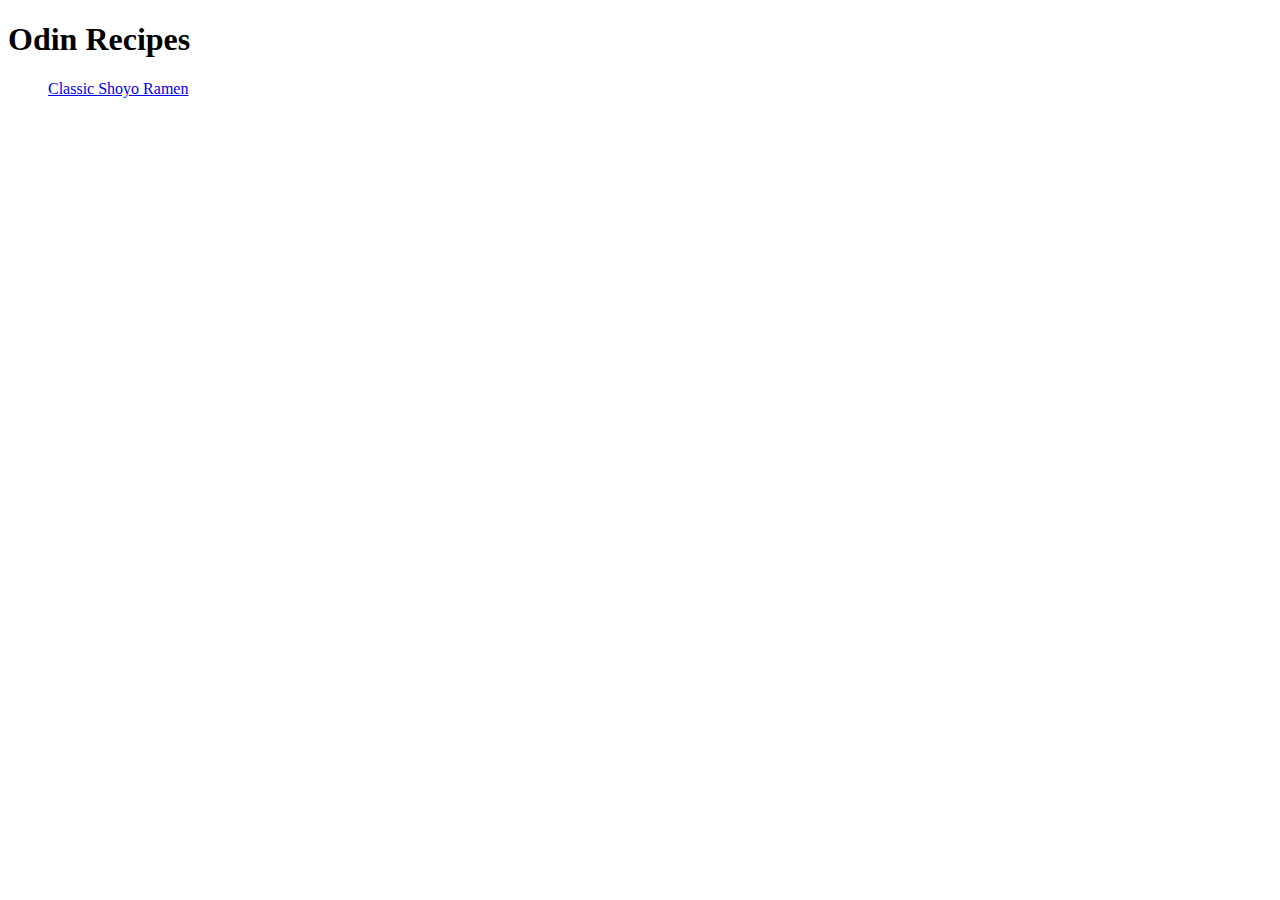
<file: index.html>
<!DOCTYPE html>
<html lang="en">
    <head>
        <meta charset="UTF-8">
        <title>Odin Recipes</title>
    </head>


    <body>
        <h1> Odin Recipes </h1>
        <ul><a href="recipes/classic-shoyo-ramen.html">Classic Shoyo Ramen</a>
        
        </ul>
    </body>
    </html>
</file>
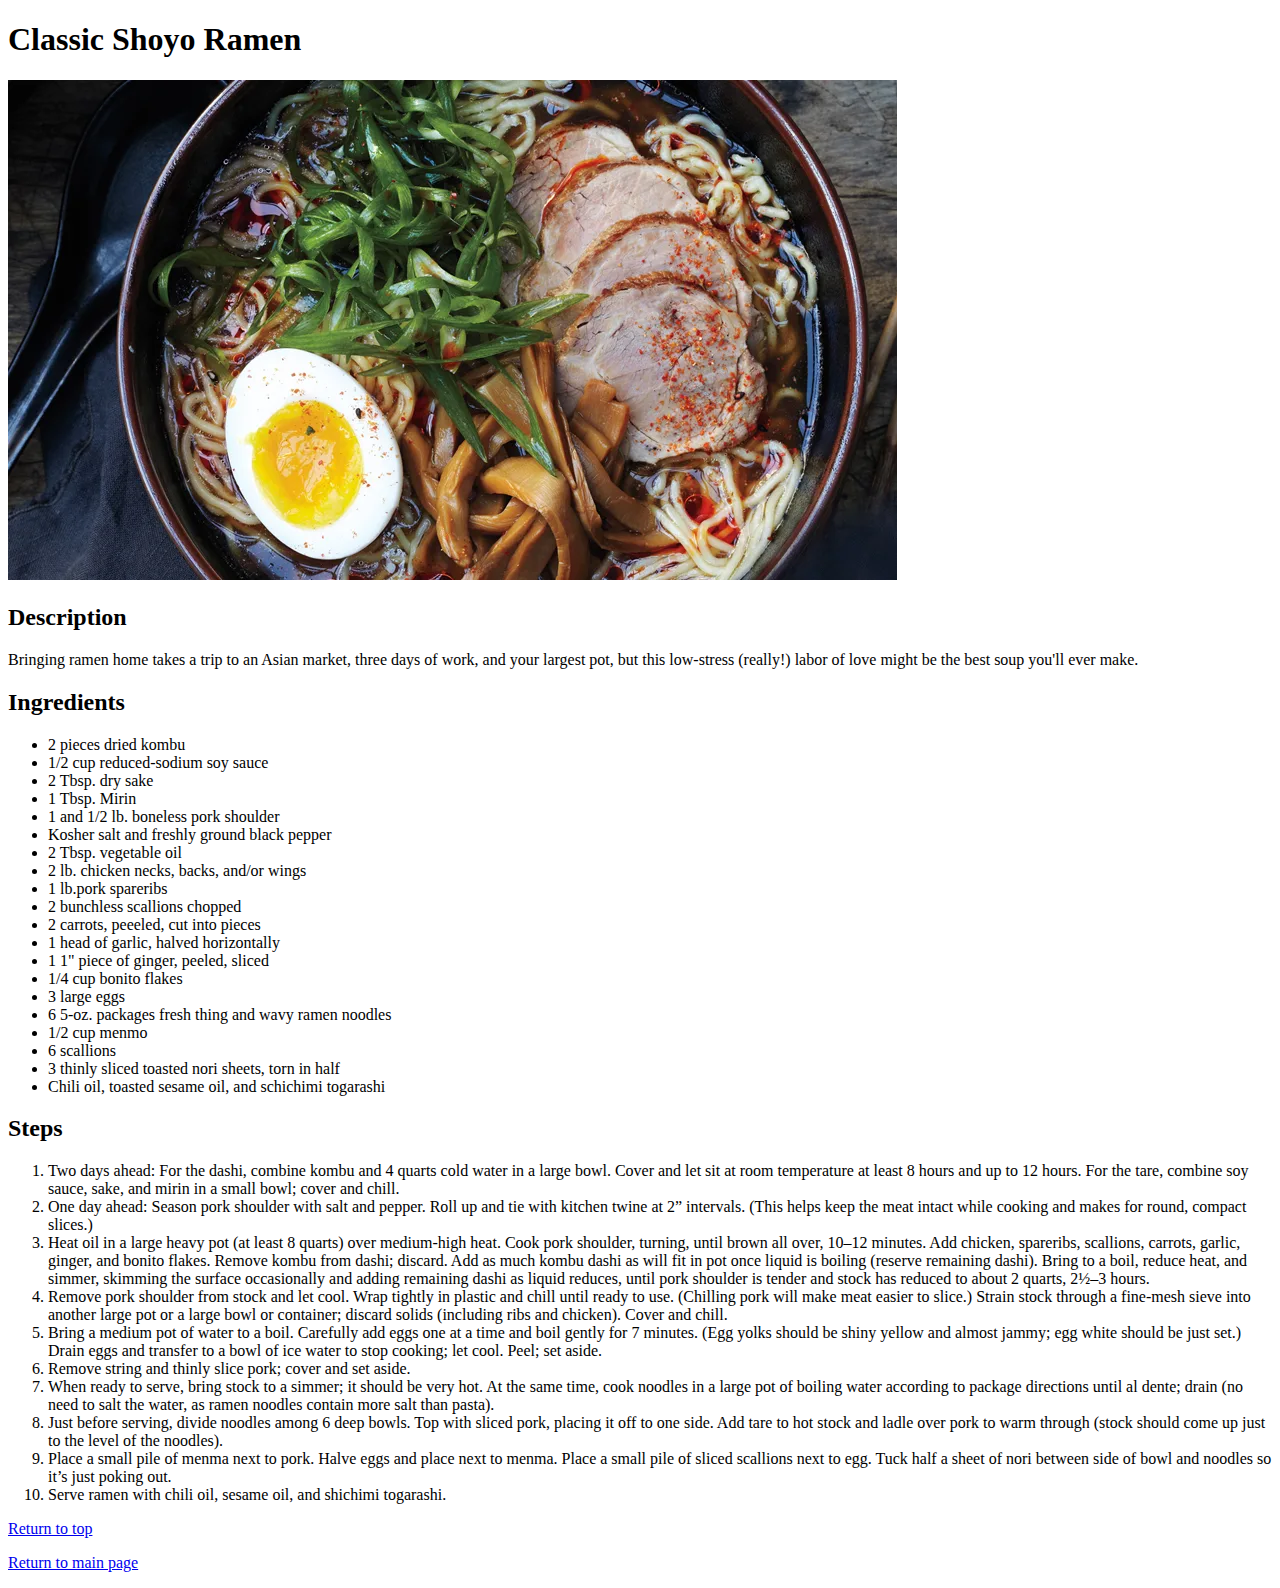
<file: recipes/classic-shoyo-ramen.html>
<!DOCTYPE html>
<html lang="en">
<head>
    <meta charset="UTF-8">
    <meta http-equiv="X-UA-Compatible" content="IE=edge">
    <meta name="viewport" content="width=device-width, initial-scale=1.0">
    <title>Classic Shoyo Ramen</title>
</head>
<body>
    <h1>Classic Shoyo Ramen</h1>
    <img src="../images/ramen.webp" alt="Photo of classic Shoyo Ramen">
    <h2> Description</h2>
<p> Bringing ramen home takes a trip to an Asian market, 
    three days of work, and your largest pot, but this 
    low-stress (really!) labor of love might be the best soup 
    you'll ever make.</p>
    <h2>Ingredients</h2>
    <ul>
        <li>2 pieces dried kombu</li> 
        <li>1/2 cup reduced-sodium soy sauce</li>
        <li>2 Tbsp. dry sake</li>
        <li>1 Tbsp. Mirin</li>
        <li>1 and 1/2 lb. boneless pork shoulder</li>
        <li>Kosher salt and freshly ground black pepper</li>
        <li>2 Tbsp. vegetable oil</li>
        <li>2 lb. chicken necks, backs, and/or wings</li>
        <li>1 lb.pork spareribs</li>
        <li>2 bunchless scallions chopped</li>
        <li>2 carrots, peeeled, cut into pieces</li>
        <li>1 head of garlic, halved horizontally</li>
        <li>1 1" piece of ginger, peeled, sliced </li>
        <li>1/4 cup bonito flakes </li>
        <li>3 large eggs </li>
        <li> 6 5-oz. packages fresh thing and wavy ramen noodles </li>
        <li> 1/2 cup menmo</li>
        <li>6 scallions </li>
        <li>3 thinly sliced toasted nori sheets, torn in half</li>
        <li> Chili oil, toasted sesame oil, and schichimi togarashi</li>
        </ul>
        <h2> Steps </h2>
        <ol> 
            <li>Two days ahead: For the dashi, combine kombu and 4 quarts cold water in a large bowl.
             Cover and let sit at room temperature at least 8 hours and up to 12 hours.
             For the tare, combine soy sauce, sake, and mirin in a small bowl; cover and chill.</li>
            <li>One day ahead: Season pork shoulder with salt and pepper.
                 Roll up and tie with kitchen twine at 2” intervals. 
                (This helps keep the meat intact while cooking and makes for round, compact slices.)</li>
            <li>Heat oil in a large heavy pot (at least 8 quarts) over medium-high heat.
                     Cook pork shoulder, turning, until brown all over, 10–12 minutes. 
                    Add chicken, spareribs, scallions, carrots, garlic, ginger, and bonito flakes. Remove kombu from dashi; discard. Add as much kombu dashi as will fit in pot once liquid is boiling (reserve remaining dashi). 
                    Bring to a boil, reduce heat, and simmer, skimming the surface occasionally and adding remaining dashi as liquid reduces, until pork shoulder is tender and stock has reduced to about 2 quarts, 2½–3 hours.</li>
            <li>Remove pork shoulder from stock and let cool. Wrap tightly in plastic and chill until ready to use. (Chilling pork will make meat easier to slice.) Strain stock through a fine-mesh sieve into another large pot or a large bowl or container; discard solids (including ribs and chicken). Cover and chill.</li>        
            <li> Bring a medium pot of water to a boil. Carefully add eggs one at a time and boil gently for 7 minutes. (Egg yolks should be shiny yellow and almost jammy; egg white should be just set.) Drain eggs and transfer to a bowl of ice water to stop cooking; let cool. Peel; set aside.</li> 
            <li>Remove string and thinly slice pork; cover and set aside.</li>
            <li>When ready to serve, bring stock to a simmer; it should be very hot. At the same time, cook noodles in a large pot of boiling water according to package directions until al dente; drain (no need to salt the water, as ramen noodles contain more salt than pasta).</li>
            <li>Just before serving, divide noodles among 6 deep bowls. Top with sliced pork, placing it off to one side. Add tare to hot stock and ladle over pork to warm through (stock should come up just to the level of the noodles).</li>
            <li>Place a small pile of menma next to pork. Halve eggs and place next to menma. Place a small pile of sliced scallions next to egg. Tuck half a sheet of nori between side of bowl and noodles so it’s just poking out.</li>
            <li>Serve ramen with chili oil, sesame oil, and shichimi togarashi.</li>
         </ol> 

         <p><a href="../recipes/classic-shoyo-ramen.html">Return to top</a></p>
         <p><a href="../index.html">Return to main page</a></p>
</body>
</html>
</file>
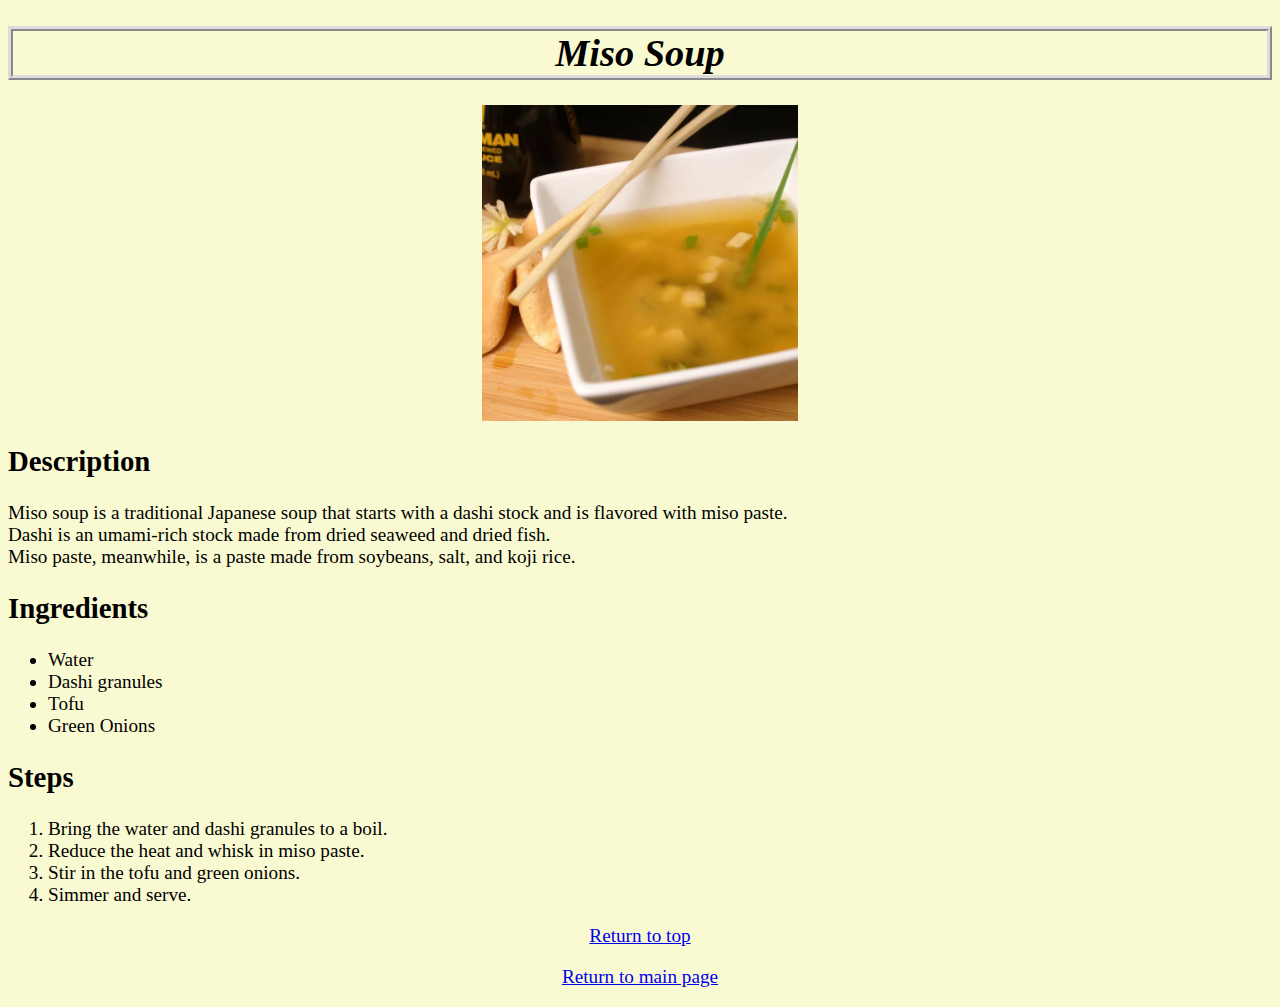
<file: recipes/miso-soup.html>
<!DOCTYPE html>
<html lang="en">
<head>
    <meta charset="UTF-8">
    <meta http-equiv="X-UA-Compatible" content="IE=edge">
    <meta name="viewport" content="width=device-width, initial-scale=1.0">
    <title>Miso Soup</title>
    <link rel="stylesheet" href="misostyle.css">
</head>
<body>
    <h1>Miso Soup</h1>
    <img src="../images/miso-soup.webp" alt="Photo of Miso Soup">
    <h2>Description</h2>
    <p>Miso soup is a traditional Japanese soup that starts with a 
        dashi stock and is flavored with miso paste. <br> 
        Dashi is an umami-rich stock made from dried seaweed and dried fish.<br> Miso paste, meanwhile, 
        is a paste made from soybeans, salt, and koji rice.</p>
    <h2>Ingredients</h2>
    <ul>
        <li>Water</li>
        <li>Dashi granules</li>
        <li>Tofu</li>
        <li>Green Onions</li>
    </ul>    
    <h2>Steps</h2>
    <ol>
        <li>Bring the water and dashi granules to a boil.</li>
        <li>Reduce the heat and whisk in miso paste.</li>
        <li>Stir in the tofu and green onions.</li>
        <li>Simmer and serve.</li>
    </ol>
    <p class="return"><a href="../recipes/miso-soup.html">Return to top</a></p>
    <p class="return"><a href="../index.html">Return to main page</a></p>
</body>
</html>
</file>
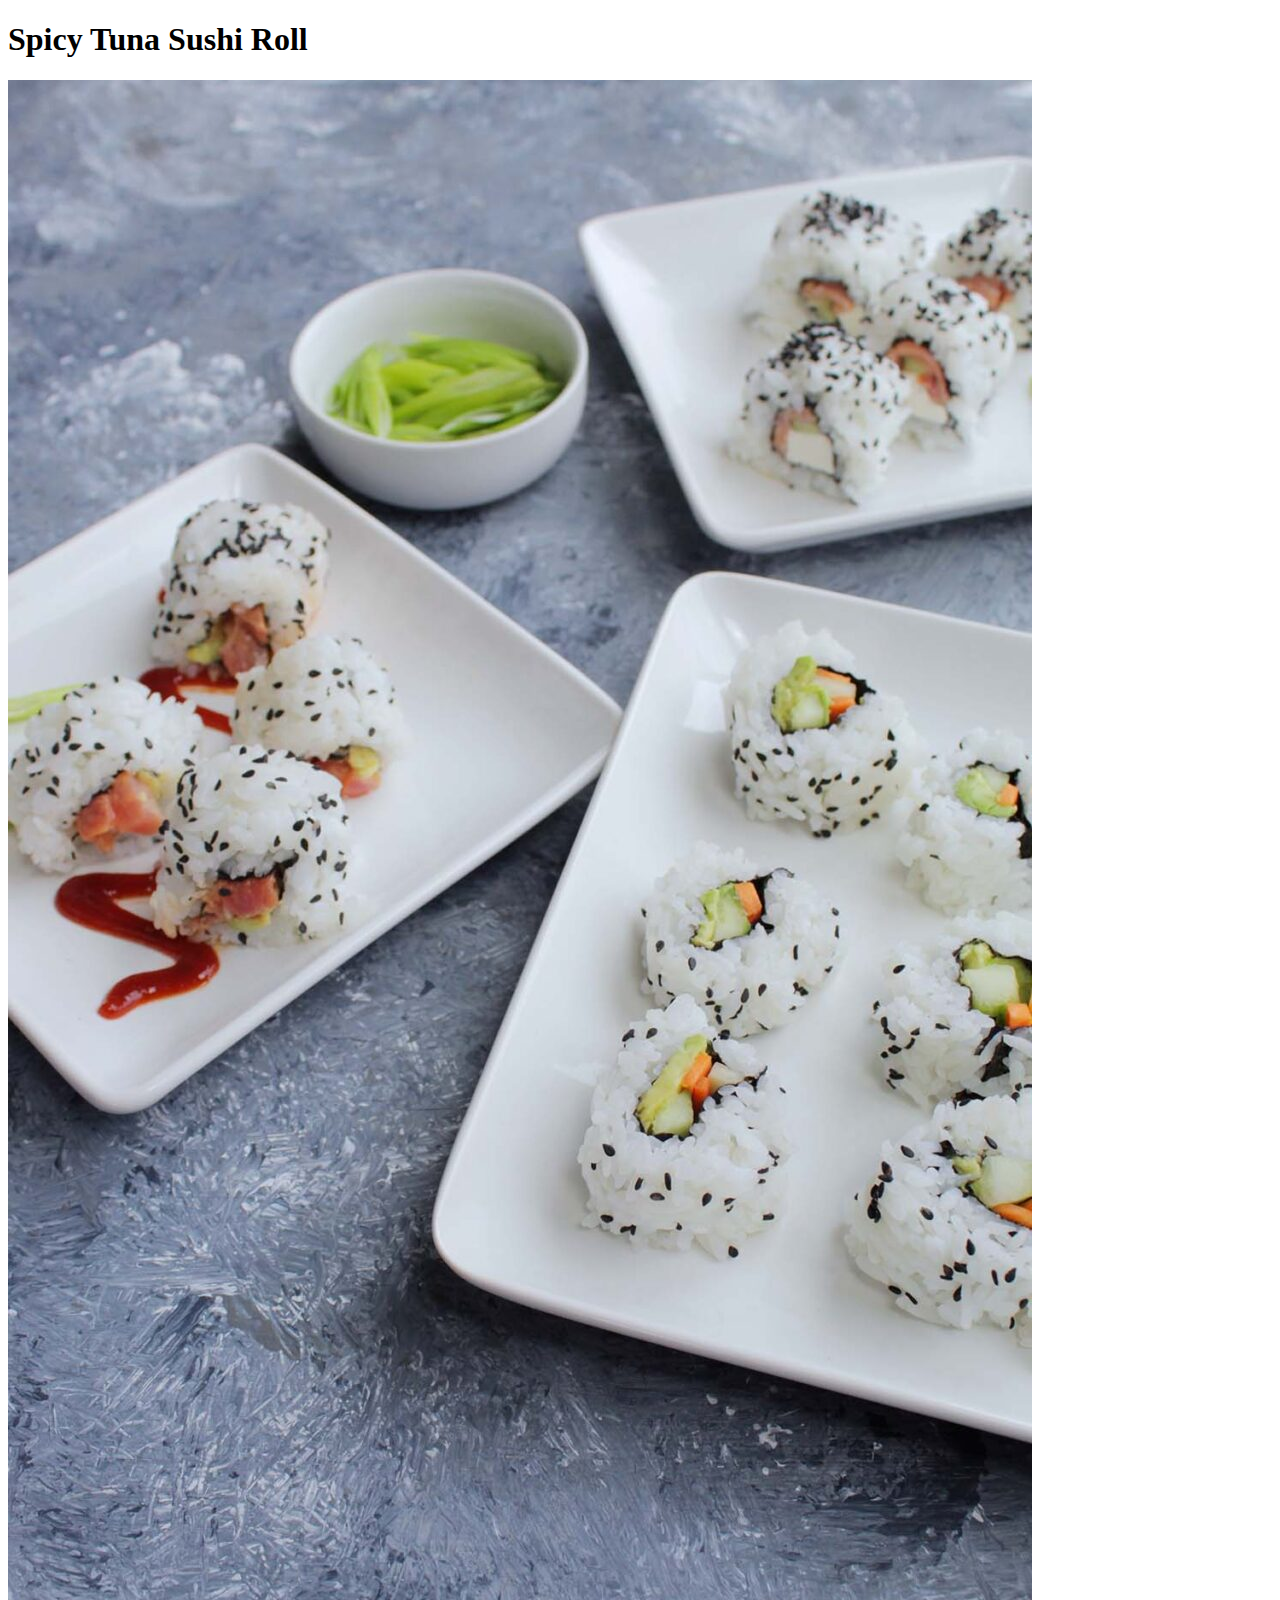
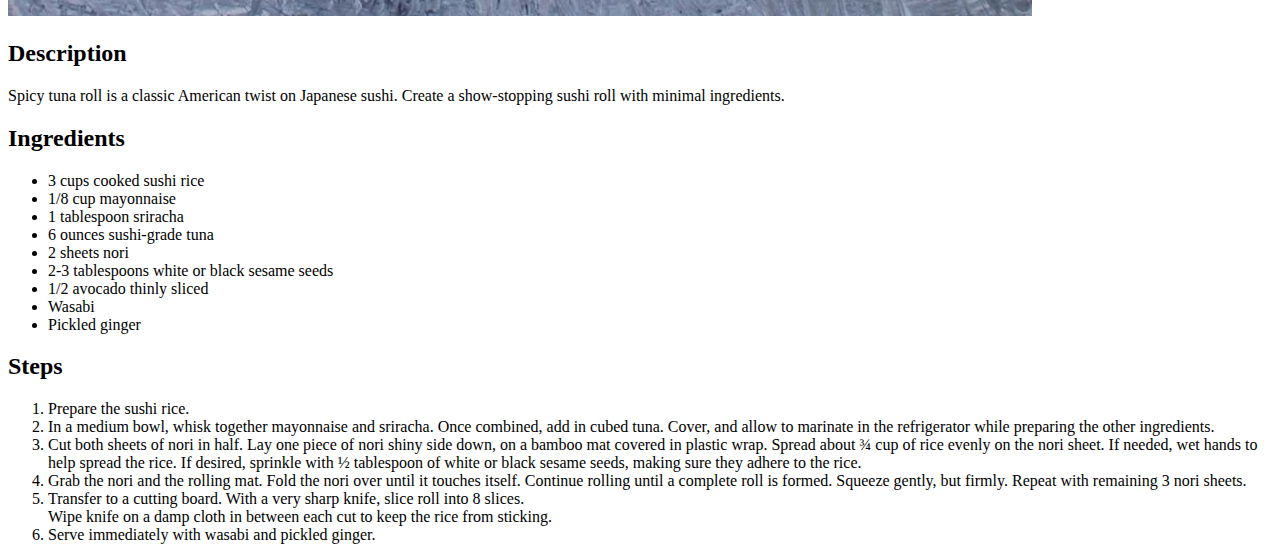
<file: recipes/spicy-tuna-sushi-roll.html>
<!DOCTYPE html>
<html lang="en">
<head>
    <meta charset="UTF-8">
    <meta http-equiv="X-UA-Compatible" content="IE=edge">
    <meta name="viewport" content="width=device-width, initial-scale=1.0">
    <title>Spicy Tuna Sushi Roll</title>
</head>
<body>
    <h1>Spicy Tuna Sushi Roll</h1>
    <img src="../images/spicy-tuna-sushi-roll.jpg" alt="Photo of Spicy Tuna Sushi roll">
    <h2> Description </h2>
<p>Spicy tuna roll is a classic American twist on Japanese sushi. 
    Create a show-stopping sushi roll with minimal ingredients.</p>
    <h2>Ingredients</h2>
    <ul>
        <li>3 cups cooked sushi rice</li>
        <li>1/8 cup mayonnaise</li>
        <li>1 tablespoon sriracha</li>
        <li>6 ounces sushi-grade tuna</li>
        <li>2 sheets nori</li>
        <li>2-3 tablespoons white or black sesame seeds</li>
        <li>1/2 avocado thinly sliced</li>
        <li>Wasabi</li>
        <li>Pickled ginger</li>
    </ul>
    <h2>Steps</h2>
    <ol>
        <li>Prepare the sushi rice.</li>
        <li>In a medium bowl, whisk together mayonnaise and sriracha. 
            Once combined, add in cubed tuna. 
            Cover, and allow to marinate in the refrigerator while preparing
             the other ingredients.</li>
        <li>Cut both sheets of nori in half. Lay one piece of nori shiny side down,
             on a bamboo mat covered in plastic wrap. 
             Spread about ¾ cup of rice evenly on the nori sheet. 
            If needed, wet hands to help spread the rice. If desired, sprinkle with ½ tablespoon of white or black sesame seeds, making sure they adhere to the rice.</li>     
        <li>Grab the nori and the rolling mat. Fold the nori over until it touches itself. 
            Continue rolling until a complete roll is formed. 
            Squeeze gently, but firmly. Repeat with remaining 3 nori sheets.</li>
        <li>Transfer to a cutting board. With a very sharp knife, slice roll into 8 slices.</li>
            Wipe knife on a damp cloth in between each cut to keep the rice from sticking.</li>
        <li>Serve immediately with wasabi and pickled ginger.</li>        
        </ol>
</body>
</html>
</file>
<file: recipes/misostyle.css>
h1 {
    text-align: center;
    font-style: italic;
    border-width: 5px;
    border-color: gainsboro;
    border-style:ridge;
}

img {
    display: block;
    width: 25%;   
    height: 20%; 
    margin-left: auto;
    margin-right: auto;
}

body {
    background-color: lightgoldenrodyellow;
    font-size: larger;
}

.return {
    text-align: center;
}
</file>
